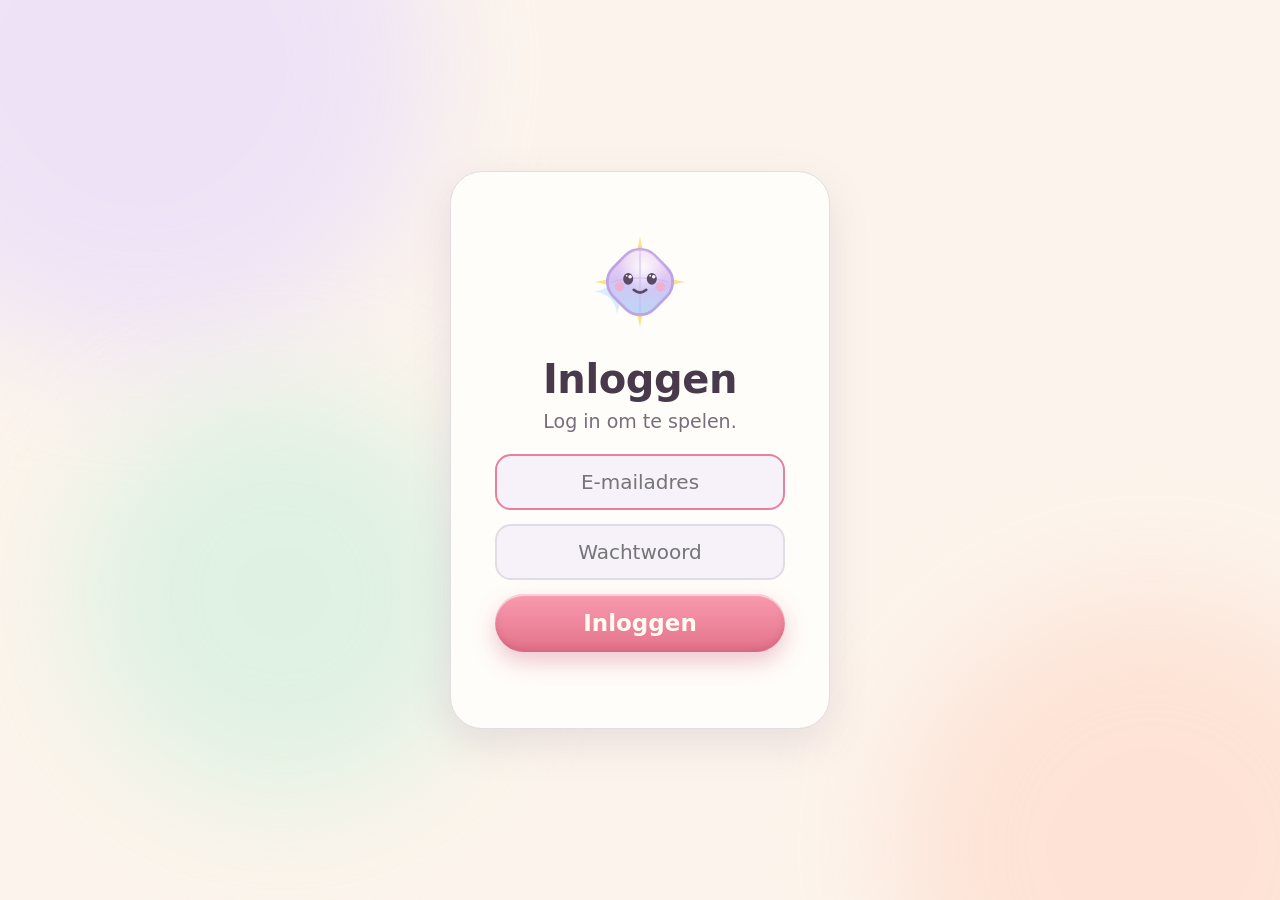
<file: index.html>
<!DOCTYPE html>
<html lang="nl">
<head>
  <meta charset="UTF-8" />
  <meta name="viewport" content="width=device-width, initial-scale=1.0, maximum-scale=1.0, user-scalable=no, viewport-fit=cover" />
  <title>Regenboog maken</title>

  <!-- als app op het beginscherm (iPad/iPhone/Android) -->
  <link rel="manifest" href="manifest.json" />
  <meta name="theme-color" content="#F7ECF2" />
  <meta name="mobile-web-app-capable" content="yes" />
  <meta name="apple-mobile-web-app-capable" content="yes" />
  <meta name="apple-mobile-web-app-status-bar-style" content="default" />
  <meta name="apple-mobile-web-app-title" content="Regenboog" />
  <link rel="apple-touch-icon" href="icons/icon-180.png" />
  <link rel="icon" type="image/png" href="icons/icon-192.png" />

  <link rel="stylesheet" href="css/style.css?v=20260928d" />
</head>
<body>
  <div id="app">

    <!-- ============ LOGIN ============ -->
    <section id="login-screen" class="screen active">
      <div class="blobs" aria-hidden="true"></div>
      <div class="login-card">
        <div id="login-mascot" class="login-mascot"></div>
        <h1 class="title">Inloggen</h1>
        <p class="subtitle">Log in om te spelen.</p>
        <form id="login-form" autocomplete="on">
          <input id="login-email" class="login-input" type="email" inputmode="email"
                 placeholder="E-mailadres" autocomplete="username" />
          <input id="login-password" class="login-input" type="password"
                 placeholder="Wachtwoord" autocomplete="current-password" />
          <button id="login-btn" class="btn-primary" type="submit">Inloggen</button>
        </form>
        <p id="login-error" class="login-error"></p>
      </div>
    </section>

    <!-- ============ START SCHERM ============ -->
    <section id="start-screen" class="screen">
      <div class="blobs" aria-hidden="true"></div>
      <button id="open-settings" class="icon-btn corner" title="Instellingen" data-icon="settings"></button>
      <div class="start-card">
        <div id="mascot-start" class="mascot-start"></div>
        <h1 class="title">Regenboog maken</h1>

        <p class="mini-label">Wie speelt er?</p>
        <div id="player-row" class="player-row"></div>

        <p class="subtitle" id="hello-line">Kies je spel:</p>
        <div id="start-levels" class="start-levels"></div>

        <div class="start-actions">
          <button id="open-treasure" class="chest-button">
            <span class="chest-mini" id="chest-mini"></span>
            <span class="chest-count-label" id="chest-count-label"></span>
          </button>
        </div>
      </div>
    </section>

    <!-- ============ SPEL SCHERM ============ -->
    <section id="game-screen" class="screen">
      <button class="icon-btn home-btn" title="Naar huis" data-icon="home"></button>

      <div class="play-area">
        <!-- de echte regenboog die zich per goede oefening vult -->
        <div id="rainbow" class="rainbow" aria-label="Jouw regenboog"></div>

        <div class="question-card">
          <button id="repeat-sound" class="icon-btn ghost" title="Nog eens horen" data-icon="sound"></button>
          <p id="instruction" class="instruction">Welk getal hoor je?</p>
          <div id="question-main" class="question-main"></div>
          <div id="help-area" class="help-area"></div>
        </div>

        <div id="options" class="options"></div>

        <!-- numpad: zelf het antwoord typen (niveau 6 en 7) -->
        <div id="numpad" class="numpad hidden">
          <div id="numpad-display" class="numpad-display"></div>
          <div class="numpad-keys">
            <button class="np-key" data-key="1">1</button>
            <button class="np-key" data-key="2">2</button>
            <button class="np-key" data-key="3">3</button>
            <button class="np-key" data-key="4">4</button>
            <button class="np-key" data-key="5">5</button>
            <button class="np-key" data-key="6">6</button>
            <button class="np-key" data-key="7">7</button>
            <button class="np-key" data-key="8">8</button>
            <button class="np-key" data-key="9">9</button>
            <button class="np-key np-del" data-key="del" data-icon="backspace"></button>
            <button class="np-key" data-key="0">0</button>
            <button class="np-key np-ok" data-key="ok">OK</button>
          </div>
        </div>

        <p id="encourage" class="encourage"></p>
      </div>
    </section>

    <!-- ============ LETTERS KIEZEN (vóór "Woordjes lezen") ============
         Welke klanken kent ze al? Enkel woorden met díe klanken komen in het spel. -->
    <section id="letters-screen" class="screen">
      <button class="icon-btn home-btn" title="Naar huis" data-icon="home"></button>
      <div class="letters-card">
        <h2 class="letters-title">Welke letters ken je al?</h2>
        <p class="letters-sub">Tik de letters aan die je op school geleerd hebt.</p>
        <p class="mini-label">Klinkers</p>
        <div id="letters-vowels" class="letter-grid"></div>
        <p class="mini-label">Medeklinkers</p>
        <div id="letters-cons" class="letter-grid"></div>
        <p id="letters-count" class="letters-count"></p>
        <button id="letters-go" class="btn-primary"><span class="btn-ic" data-icon="play"></span>Spelen</button>
      </div>
    </section>

    <!-- ============ FEEST SCHERM ============ -->
    <section id="celebrate-screen" class="screen">
      <button class="icon-btn home-btn" title="Naar huis" data-icon="home"></button>
      <div id="confetti" class="confetti" aria-hidden="true"></div>
      <div class="celebrate-card">
        <h1 class="celebrate-title">Je regenboog is af!</h1>
        <div id="celebrate-rainbow" class="celebrate-rainbow"></div>

        <!-- het figuurtje geeft je een diamant, die in de open schatkist valt -->
        <div class="reward-scene">
          <div id="reward-mascot" class="reward-mascot"></div>
          <div id="reward-fly" class="reward-fly"></div>
          <div class="reward-chest-wrap">
            <div class="chest3d" id="reward-chest">
              <div class="chest-layer chest-back"></div>
              <div id="reward-pile" class="chest-pile"></div>
              <div class="chest-layer chest-front"></div>
              <div class="chest-layer chest-lid" id="reward-lid"></div>
            </div>
          </div>
        </div>

        <p id="treasure-total" class="treasure-total"></p>

        <div class="celebrate-buttons">
          <button id="again-btn" class="btn-primary"><span class="btn-ic" data-icon="play"></span>Nog een keer</button>
          <button id="celebrate-treasure" class="ghost-link">Mijn schatkist bekijken</button>
        </div>
      </div>

      <!-- cadeautje verdiend! (verschijnt bovenop als een puntendrempel gehaald is) -->
      <div id="prize-pop" class="prize-pop">
        <div class="prize-card">
          <div id="prize-art" class="prize-art"></div>
          <h2 class="prize-title">Je hebt een cadeautje verdiend!</h2>
          <p id="prize-name" class="prize-name"></p>
          <button id="prize-ok" class="btn-primary">Joepie!</button>
        </div>
      </div>
    </section>

    <!-- ============ SCHATKIST SCHERM ============ -->
    <section id="treasure-screen" class="screen">
      <button class="icon-btn home-btn" title="Naar huis" data-icon="home"></button>
      <div class="treasure-card">
        <h2 class="treasure-title" id="treasure-title">Mijn schatkist</h2>

        <div class="treasure-tabs" id="treasure-tabs">
          <button class="ttab active" data-tab="chest">Schatkist</button>
          <button class="ttab" data-tab="calendar">Kalender</button>
        </div>

        <!-- tab: de schatkist zelf -->
        <div id="tab-chest" class="tab-panel active">
          <div class="chest-scene">
            <div class="chest3d">
              <div class="chest-layer chest-back"></div>
              <div id="gem-pile" class="chest-pile"></div>
              <div class="chest-layer chest-front"></div>
              <div class="chest-layer chest-lid" id="treasure-lid"></div>
            </div>
          </div>
          <p id="treasure-count" class="treasure-count"></p>

          <div id="treasure-tracker" class="reward-tracker big"></div>
          <h3 class="rewards-heading">Wat je kan verdienen</h3>
          <div id="treasure-rewards" class="rewards-list"></div>
          <!-- aparte lees-challenge (los van de gewone cadeautjes) -->
          <div id="treasure-challenge" class="treasure-challenge"></div>
        </div>

        <!-- tab: de kalender (wat deed je wanneer) -->
        <div id="tab-calendar" class="tab-panel">
          <div id="calendar-view" class="calendar-view"></div>
        </div>

        <button id="treasure-play" class="btn-primary"><span class="btn-ic" data-icon="play"></span>Verder spelen</button>
      </div>
    </section>

    <!-- ============ INSTELLINGEN (voor mama & papa) ============ -->
    <section id="settings-screen" class="screen">
      <button class="icon-btn home-btn" title="Naar huis" data-icon="home"></button>
      <div class="settings-card">
        <h2>Voor mama &amp; papa</h2>

        <label class="toggle-row">
          <span>Geluid en stem</span>
          <input type="checkbox" id="sound-toggle" />
        </label>

        <div class="settings-actions start">
          <button id="open-dashboard" class="btn-primary small">Hoe gaat het?</button>
        </div>
        <p class="settings-sub">Bekijk hoeveel er geoefend wordt, wat er lukt en of het vlotter gaat.</p>

        <div class="reset-block">
          <button id="reset-player" class="reset-btn">Verzameling van <span id="reset-player-name">Lea</span> wissen</button>
          <button id="reset-all" class="reset-btn">Alles van iedereen wissen</button>
          <button id="logout-btn" class="reset-btn">Uitloggen</button>
        </div>

        <div class="settings-actions end">
          <button id="close-settings" class="btn-primary small">Klaar</button>
        </div>
      </div>
    </section>

    <!-- ============ DASHBOARD (alleen voor mama & papa) ============
         Hier mag wél een percentage, een fout en een grafiek staan.
         Het spel zelf blijft vrij van score, fouten en tijdsdruk. -->
    <section id="dashboard-screen" class="screen">
      <button class="icon-btn home-btn" title="Naar huis" data-icon="home"></button>
      <div class="dash-card">
        <h2 class="dash-title">Hoe gaat het?</h2>
        <p class="dash-sub">Een overzicht voor mama &amp; papa — de kinderen zien dit scherm niet.</p>
        <div id="dashboard-view" class="dashboard-view"></div>
        <div class="settings-actions end">
          <button id="dash-back" class="btn-primary small">Klaar</button>
        </div>
      </div>
    </section>

  </div>

  <!-- Geen ES-modules: gewone scripts, zodat het werkt door dubbelklikken (file://) -->
  <!-- ?v=… = cache-buster: verhoog dit getal bij elke update zodat de browser/iPad
       gegarandeerd de nieuwe bestanden ophaalt i.p.v. een oude versie uit de cache. -->
  <script src="js/config.js?v=20260928d"></script>
  <script src="js/supabase-config.js?v=20260928d"></script>
  <script src="js/supabase.min.js"></script>
  <script src="js/cloud.js?v=20260928d"></script>
  <script src="js/storage.js?v=20260928d"></script>
  <script src="js/art.js?v=20260928d"></script>
  <script src="js/audio.js?v=20260928d"></script>
  <script src="js/gems.js?v=20260928d"></script>
  <script src="js/rainbow.js?v=20260928d"></script>
  <script src="js/exercises.js?v=20260928d"></script>
  <script src="js/calendar.js?v=20260928d"></script>
  <script src="js/dashboard.js?v=20260928d"></script>
  <script src="js/main.js?v=20260928d"></script>
</body>
</html>
</file>
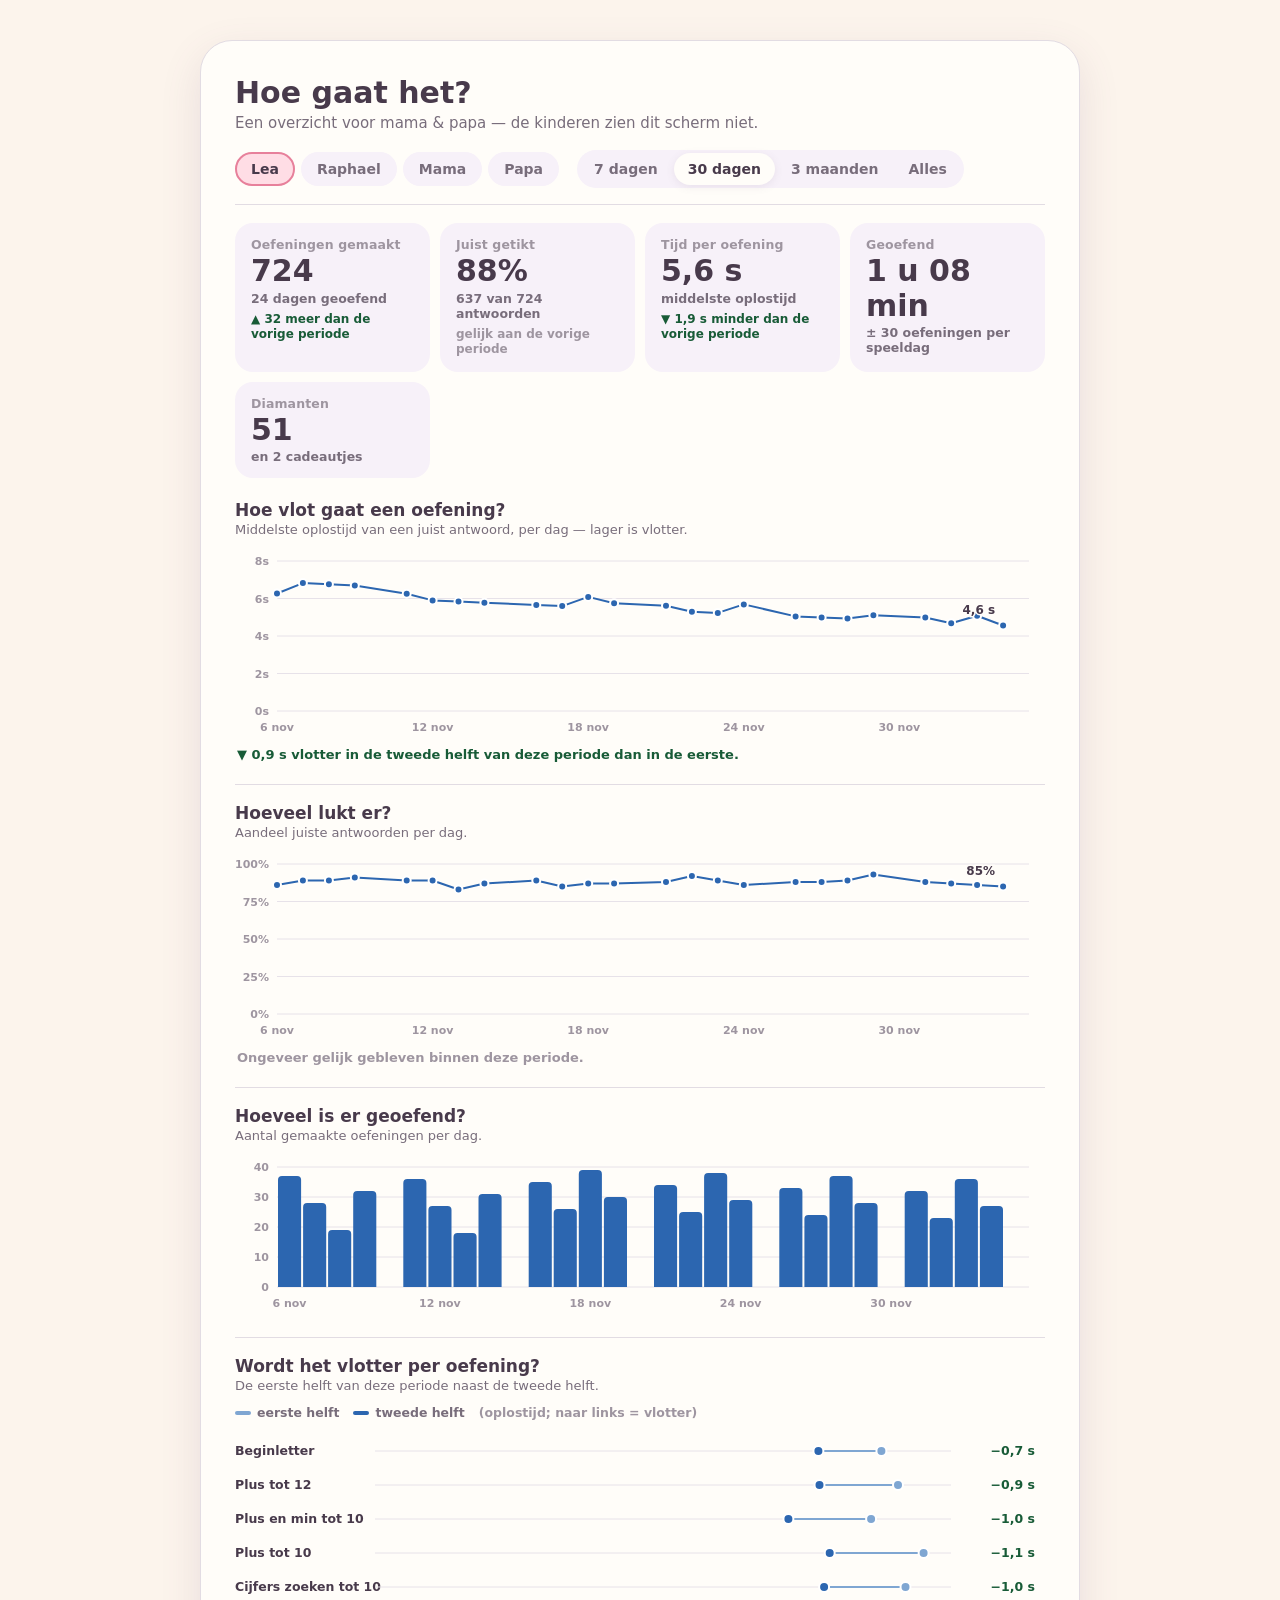
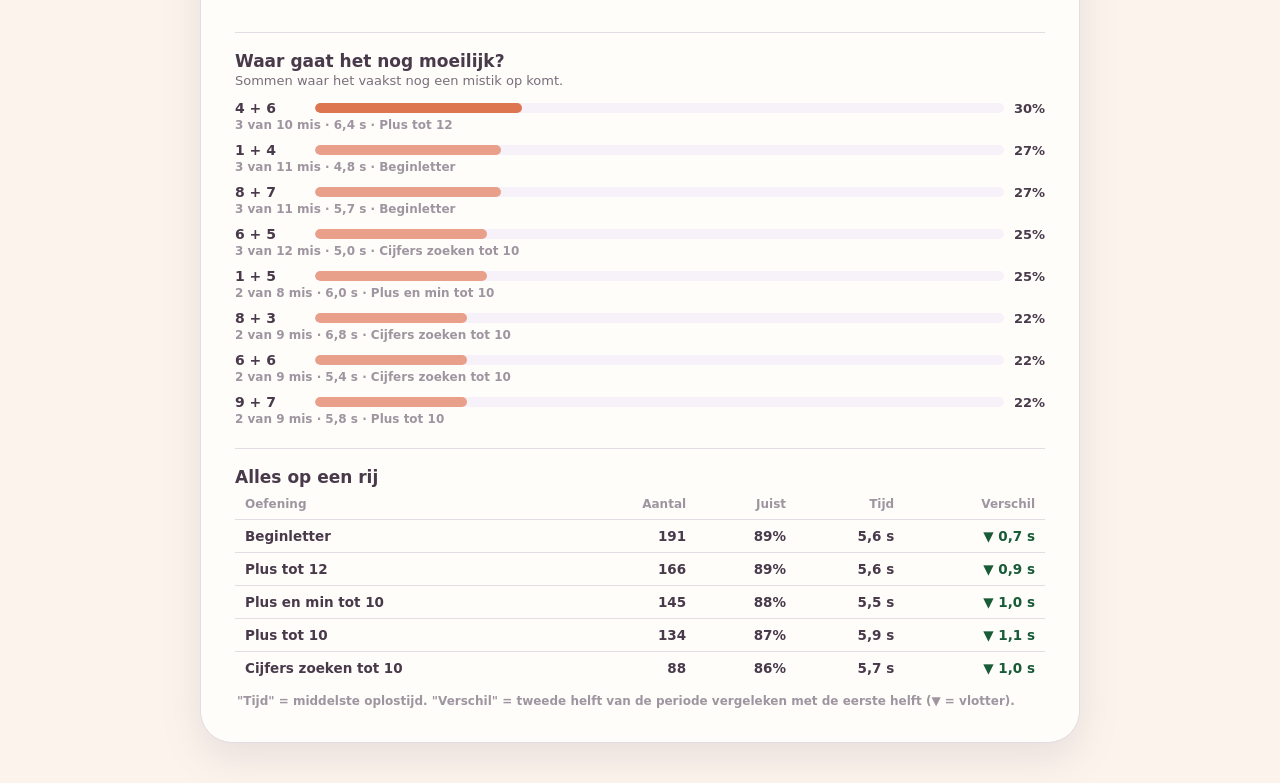
<file: tools/preview-dashboard.html>
<!DOCTYPE html>
<html lang="nl">
<head>
  <meta charset="UTF-8" />
  <meta name="viewport" content="width=device-width, initial-scale=1.0" />
  <title>Voorbeeld — dashboard</title>
  <!-- Voorbeeldpagina om het dashboard te bekijken zonder in te loggen:
       de cloud is vervangen door verzonnen antwoorden. Dubbelklikken volstaat. -->
  <link rel="stylesheet" href="../css/style.css" />
  <style>
    html, body { overflow: auto; height: auto; }
    #app { height: auto; }
    .screen { position: static; display: flex; }
  </style>
</head>
<body>
  <div id="app">
    <section id="dashboard-screen" class="screen active">
      <div class="dash-card">
        <h2 class="dash-title">Hoe gaat het?</h2>
        <p class="dash-sub">Een overzicht voor mama &amp; papa — de kinderen zien dit scherm niet.</p>
        <div id="dashboard-view" class="dashboard-view"></div>
      </div>
    </section>
  </div>

  <script src="../js/config.js"></script>
  <script src="../js/calendar.js"></script>
  <script src="../js/dashboard.js"></script>
  <script>
    // ---- verzonnen antwoorden (zoals ze in rainbow_answers zouden staan) ----
    function makeRows(player, levels, days, startSecs, endSecs, wrongRate) {
      const rows = [];
      const DAY = 86400000;
      const now = new Date(); now.setHours(15, 0, 0, 0);
      for (let d = days - 1; d >= 0; d--) {
        if ((d * 7919) % 5 === 0) continue;                 // niet elke dag geoefend
        const t0 = now.getTime() - d * DAY;
        const frac = (days - 1 - d) / Math.max(1, days - 1);
        const secs = startSecs + (endSecs - startSecs) * frac;
        const n = 18 + ((d * 31) % 22);
        for (let i = 0; i < n; i++) {
          // per blok van 12 antwoorden hetzelfde niveau (zoals een echte regenboog)
          const level = levels[(d + Math.floor(i / 12)) % levels.length];
          const a = 1 + ((i * 7 + d) % 9), b = 1 + ((i * 3 + d) % 8);
          const wrong = ((i * 13 + d * 5) % 100) < wrongRate * 100;
          const jitter = 0.6 + ((i * 17) % 10) / 10;
          rows.push({
            player, level,
            exercise: `${a} + ${b}`,
            given_answer: wrong ? a + b + 1 : a + b,
            correct_answer: a + b,
            is_correct: !wrong,
            duration_ms: Math.round(secs * 1000 * jitter),
            created_at: new Date(t0 + i * 45000).toISOString(),
          });
        }
      }
      return rows;
    }

    const DATA = {
      Lea: makeRows("Lea", [1, 2, 3, 14, 19], 75, 9, 4.5, 0.12),
      Raphael: makeRows("Raphael", [6, 8, 12], 75, 12, 7, 0.18),
      Mama: [],
      Papa: [],
    };

    RB.cloud = {
      user: { id: "voorbeeld" },
      async fetchAnswers(player) { return DATA[player] || []; },
    };

    RB.dashboard.render(document.getElementById("dashboard-view"), "Lea");
  </script>
</body>
</html>
</file>
<file: css/style.css>
/* ============================================================
   style.css — modern, zacht, kleuterproof
   Warm-getinte neutralen als canvas, zodat de diamanten de
   enige felle kleuren zijn. Eigen illustraties, geen emoji.
   ============================================================ */

:root {
  /* canvas & inkt (OKLCH, warm getint, nooit puur wit/zwart) */
  --canvas: oklch(0.972 0.014 70);
  --ink: oklch(0.37 0.035 320);
  --ink-soft: oklch(0.55 0.025 320);
  --ink-faint: oklch(0.68 0.02 320);

  --card: oklch(0.995 0.006 80);
  --card-2: oklch(0.965 0.012 320);
  --border: oklch(0.90 0.012 320);

  /* één zacht roze accent voor de UI (de diamanten dragen de kleur) */
  --accent: oklch(0.72 0.13 4);
  --accent-deep: oklch(0.63 0.13 4);
  --accent-tint: oklch(0.93 0.04 4);

  /* zachtgroen voor "juist" (rustig, geen fel) */
  --yes: oklch(0.88 0.08 155);
  --yes-line: oklch(0.72 0.11 155);
  --yes-ink: oklch(0.42 0.09 155);

  --shadow-1: 0 2px 8px oklch(0.5 0.05 320 / 0.10);
  --shadow-2: 0 14px 40px oklch(0.5 0.06 320 / 0.14);

  --font: ui-rounded, "SF Pro Rounded", "Nunito", "Baloo 2",
    "Segoe UI Rounded", system-ui, -apple-system, sans-serif;
  --ease: cubic-bezier(0.16, 1, 0.3, 1);
}

* { box-sizing: border-box; -webkit-tap-highlight-color: transparent; }

html, body {
  margin: 0;
  height: 100%;
  font-family: var(--font);
  color: var(--ink);
  overflow: hidden;
  user-select: none;
  background: var(--canvas);
}

#app { position: relative; width: 100%; height: 100vh; height: 100dvh; }

/* ---------- schermen ---------- */
.screen {
  position: absolute;
  inset: 0;
  display: none;
  align-items: safe center;
  justify-content: safe center;
  overflow-y: auto;
  -webkit-overflow-scrolling: touch;
  padding: clamp(16px, 4vw, 40px);
}
.screen.active { display: flex; animation: fadeIn 0.45s var(--ease); }
@keyframes fadeIn { from { opacity: 0; transform: translateY(8px); } to { opacity: 1; transform: none; } }

/* ---------- zachte achtergrond-blobs ---------- */
.blobs { position: absolute; inset: 0; overflow: hidden; pointer-events: none; }
.blob {
  position: absolute;
  border-radius: 50%;
  filter: blur(60px);
  opacity: 0.55;
}
.blob.b1 { width: 46vmax; height: 46vmax; top: -18vmax; left: -12vmax;
  background: oklch(0.90 0.06 300); animation: floatBlob 18s ease-in-out infinite; }
.blob.b2 { width: 40vmax; height: 40vmax; bottom: -16vmax; right: -10vmax;
  background: oklch(0.91 0.06 40); animation: floatBlob 22s ease-in-out infinite reverse; }
.blob.b3 { width: 32vmax; height: 32vmax; bottom: 8vmax; left: 6vmax;
  background: oklch(0.92 0.05 165); animation: floatBlob 26s ease-in-out infinite; }
@keyframes floatBlob { 0%,100% { transform: translate(0,0) scale(1); } 50% { transform: translate(3vmax,-2vmax) scale(1.06); } }

/* ---------- kaarten ---------- */
/* ---------- login ---------- */
.login-card {
  position: relative;
  z-index: 1;
  background: var(--card);
  border: 1px solid var(--border);
  border-radius: 32px;
  box-shadow: var(--shadow-2);
  padding: clamp(28px, 5vw, 44px);
  max-width: 380px;
  width: 100%;
  text-align: center;
}
.login-mascot { width: clamp(84px, 20vw, 110px); margin: 0 auto 8px; animation: floaty 4s ease-in-out infinite; }
#login-form { display: flex; flex-direction: column; gap: 14px; margin-top: 8px; }
.login-input {
  font-family: var(--font);
  font-size: 20px;
  text-align: center;
  padding: 14px 18px;
  border: 2px solid var(--border);
  border-radius: 16px;
  background: var(--card-2);
  color: var(--ink);
  outline: none;
  transition: border-color 0.15s var(--ease);
}
.login-input:focus { border-color: var(--accent); }
.login-error { min-height: 20px; margin: 12px 0 0; color: var(--accent-deep); font-weight: 700; font-size: 15px; }
.login-card.shake { animation: wiggleWrong 0.4s var(--ease); }

.start-card, .celebrate-card, .settings-card {
  position: relative;
  z-index: 1;
  background: var(--card);
  border: 1px solid var(--border);
  border-radius: 32px;
  box-shadow: var(--shadow-2);
  text-align: center;
}
.start-card { padding: clamp(22px, 3.5vw, 38px); max-width: min(720px, 94vw); width: 100%; max-height: 94vh; overflow-y: auto; }
.icon-btn.corner { position: absolute; top: clamp(12px, 3vw, 20px); right: clamp(12px, 3vw, 20px); z-index: 6; }
.start-levels {
  display: grid;
  grid-template-columns: repeat(2, minmax(0, 1fr));
  gap: 10px;
  margin: 8px 0 12px;
  text-align: left;
}
.start-actions { display: flex; gap: 12px; justify-content: center; flex-wrap: wrap; }
.start-actions .chest-button { margin: 0; }
.mascot-start { width: clamp(80px, 16vw, 104px); }

/* wie speelt er? */
.mini-label { font-size: 14px; font-weight: 700; color: var(--ink-faint); margin: 14px 0 8px; }
.player-row { display: flex; justify-content: center; gap: 10px; margin-bottom: 10px; }
.player-chip {
  display: flex;
  flex-direction: column;
  align-items: center;
  gap: 4px;
  padding: 8px 6px 6px;
  width: 84px;
  border: 2px solid var(--border);
  border-radius: 18px;
  background: var(--card);
  font-family: var(--font);
  font-weight: 700;
  color: var(--ink-soft);
  cursor: pointer;
  transition: transform 0.12s var(--ease), border-color 0.15s var(--ease), background 0.15s var(--ease);
}
.player-chip:active { transform: scale(0.96); }
.player-chip.selected { border-color: var(--accent); background: var(--accent-tint); color: var(--ink); }
.avatar { width: 52px; height: 52px; display: inline-flex; }
.avatar-svg { width: 100%; height: 100%; display: block; }
.player-name { font-size: 14px; }

/* ---------- mascotte ---------- */
.mascot { width: 100%; height: 100%; display: block; overflow: visible; }
.mascot-start { width: clamp(96px, 22vw, 128px); margin: 0 auto 6px; animation: floaty 4s ease-in-out infinite; }
.celebrate-mascot { width: clamp(120px, 30vw, 156px); margin: 0 auto 4px; animation: floaty 3s ease-in-out infinite; }
.mascot-spark { transform-origin: 70px 14px; animation: twinkle 2.4s ease-in-out infinite; }
@keyframes floaty { 0%,100% { transform: translateY(0); } 50% { transform: translateY(-6px); } }
@keyframes twinkle { 0%,100% { opacity: 0.4; transform: scale(0.8); } 50% { opacity: 1; transform: scale(1.1); } }

/* ---------- typografie ---------- */
.title {
  font-size: clamp(28px, 6.5vw, 40px);
  font-weight: 800;
  letter-spacing: -0.01em;
  margin: 4px 0 8px;
  color: var(--ink);
}
.subtitle { font-size: clamp(16px, 4vw, 19px); color: var(--ink-soft); margin: 0 0 22px; font-weight: 500; }

.collection-line {
  min-height: 40px;
  margin-bottom: 26px;
  display: flex;
  flex-direction: column;
  align-items: center;
  gap: 8px;
}
.collection-label { color: var(--ink-faint); font-size: 14px; font-weight: 600; }
.collection-gems { display: flex; flex-wrap: wrap; gap: 4px; justify-content: center; }
.mini-gem { display: inline-flex; width: 24px; height: 26px; }
.mini-gem .gem-svg { width: 100%; height: 100%; }

/* ---------- knoppen ---------- */
.btn-primary {
  font-family: var(--font);
  font-size: clamp(19px, 4.5vw, 23px);
  font-weight: 800;
  color: oklch(0.99 0.012 80);
  padding: 16px 42px;
  border: none;
  border-radius: 999px;
  display: inline-flex;
  align-items: center;
  justify-content: center;
  gap: 9px;
  background: linear-gradient(180deg, oklch(0.79 0.115 6), oklch(0.69 0.14 8));
  box-shadow:
    0 10px 22px oklch(0.63 0.14 6 / 0.34),
    inset 0 2px 1px oklch(1 0 0 / 0.55),
    inset 0 -4px 6px oklch(0.55 0.14 8 / 0.28);
  cursor: pointer;
  transition: transform 0.16s var(--ease), box-shadow 0.16s var(--ease), filter 0.16s var(--ease);
}
.btn-primary:hover { transform: translateY(-2px); filter: brightness(1.04) saturate(1.05); }
.btn-primary:active {
  transform: translateY(1px) scale(0.97);
  box-shadow: 0 5px 12px oklch(0.63 0.14 6 / 0.3), inset 0 2px 1px oklch(1 0 0 / 0.4);
}
.btn-primary.small { font-size: 18px; padding: 13px 30px; }
.btn-ic { display: inline-flex; width: 20px; height: 20px; }
.btn-ic .ic { width: 20px; height: 20px; }

.ghost-link {
  display: inline-flex;
  align-items: center;
  gap: 7px;
  margin: 20px auto 0;
  background: none;
  border: none;
  color: var(--ink-faint);
  font-family: var(--font);
  font-size: 15px;
  font-weight: 600;
  cursor: pointer;
}
.ghost-link:hover { color: var(--ink-soft); }
.link-ic { display: inline-flex; width: 18px; height: 18px; }
.link-ic .ic { width: 18px; height: 18px; }

.icon-btn {
  display: inline-flex;
  align-items: center;
  justify-content: center;
  width: 52px;
  height: 52px;
  border-radius: 50%;
  border: none;
  background: var(--card);
  color: var(--ink-soft);
  box-shadow: 0 4px 12px oklch(0.5 0.05 320 / 0.14), inset 0 2px 0 oklch(1 0 0 / 0.7);
  cursor: pointer;
  transition: transform 0.14s var(--ease), box-shadow 0.14s var(--ease);
}
.icon-btn:hover { transform: translateY(-2px); }
.icon-btn:active { transform: scale(0.9); }
.icon-btn .ic { width: 26px; height: 26px; }
.icon-btn.ghost { background: var(--card-2); }

/* ---------- SPEL SCHERM ---------- */
#game-screen { flex-direction: column; align-items: center; justify-content: safe center; }
.home-btn { position: absolute; top: clamp(12px, 3vw, 20px); left: clamp(12px, 3vw, 20px); z-index: 6; }

/* de echte regenboog */
.rainbow { position: relative; width: min(250px, 54vw); }
.rainbow-svg { width: 100%; height: auto; display: block; overflow: visible; }
.rb-arc { transition: stroke 0.25s var(--ease); }
.rb-arc.on { filter: drop-shadow(0 2px 3px oklch(0.5 0.06 320 / 0.14)); }
.rb-arc.draw { transition: stroke-dashoffset 0.7s var(--ease), stroke 0.25s var(--ease); }
.rb-cloud { animation: floaty 5s ease-in-out infinite; }
.rainbow.lost { animation: rainbowLost 1.6s var(--ease) forwards; }
@keyframes rainbowLost { 0% { opacity: 1; transform: scale(1); } 100% { opacity: 0.12; transform: scale(0.9); } }
.celebrate-rainbow { width: min(320px, 72vw); margin: 2px auto 6px; }
.celebrate-rainbow .rainbow-svg { width: 100%; }
.gem-slot {
  position: relative;
  width: 60px;
  height: 66px;
  display: flex;
  align-items: center;
  justify-content: center;
  z-index: 1;
}
.gem-slot.filled { animation: floaty 4s ease-in-out infinite; }
.gem-svg { width: 100%; height: 100%; display: block; }
.gem-slot.filled .gem-svg { filter: drop-shadow(0 4px 7px oklch(0.5 0.06 320 / 0.30)); }
.gem-slot.pop { animation: gemPop 0.6s var(--ease); }
@keyframes gemPop {
  0% { transform: scale(0.3) translateY(-8px); opacity: 0; }
  60% { transform: scale(1.12); opacity: 1; }
  100% { transform: scale(1); }
}
.spark { position: absolute; width: 18px; height: 18px; pointer-events: none; animation: sparkFly 0.9s var(--ease) forwards; }
.spark .spk { width: 100%; height: 100%; }
@keyframes sparkFly {
  0% { transform: translate(0,0) scale(0.4); opacity: 0; }
  30% { opacity: 1; }
  100% { transform: translate(var(--dx), var(--dy)) scale(1.1); opacity: 0; }
}

.play-area {
  display: flex;
  flex-direction: column;
  align-items: center;
  justify-content: flex-start;
  gap: clamp(12px, 2.5vw, 20px);
  padding: 14px 12px;
  margin: auto 0; /* centreren als er plaats is, scrollen als het te hoog is */
  min-width: 0;
}

.question-card {
  position: relative;
  background: var(--card);
  border: 1px solid var(--border);
  border-radius: 28px;
  box-shadow: var(--shadow-2);
  padding: clamp(18px, 3vw, 26px);
  text-align: center;
  min-width: min(400px, 82vw);
  max-width: 520px;
}
#repeat-sound { position: absolute; top: 12px; right: 12px; width: 42px; height: 42px; }

.instruction { font-size: clamp(16px, 3.6vw, 20px); font-weight: 600; margin: 0 0 12px; color: var(--ink-soft); }
.question-main {
  font-size: clamp(38px, 10vw, 60px);
  font-weight: 800;
  display: flex;
  align-items: center;
  justify-content: center;
  gap: 12px;
  flex-wrap: wrap;
  min-height: 72px;
  color: var(--ink);
}
.question-main .op { color: var(--accent); font-weight: 700; }
.question-main .qmark { color: var(--ink-faint); }

/* groot plaatje voor de beginletter-oefening (woord horen → letter kiezen) */
.begin-pic { display: flex; align-items: center; justify-content: center; }
.begin-pic .obj, .begin-pic .treat {
  width: clamp(96px, 26vw, 132px); height: clamp(96px, 26vw, 132px);
  filter: drop-shadow(0 6px 8px oklch(0.5 0.05 320 / 0.2));
}

/* luister-badge */
.listen-badge {
  position: relative;
  width: 108px;
  height: 108px;
  display: flex;
  align-items: center;
  justify-content: center;
}
.badge-core {
  position: relative;
  z-index: 2;
  width: 78px;
  height: 78px;
  border-radius: 50%;
  background: var(--accent-tint);
  color: var(--accent-deep);
  display: flex;
  align-items: center;
  justify-content: center;
}
.badge-core .ic { width: 38px; height: 38px; }
.listen-badge .ring {
  position: absolute;
  inset: 0;
  margin: auto;
  width: 78px;
  height: 78px;
  border-radius: 50%;
  border: 2px solid var(--accent);
  opacity: 0;
  animation: ring 2s var(--ease) infinite;
}
.listen-badge .ring.r2 { animation-delay: 1s; }
@keyframes ring { 0% { transform: scale(1); opacity: 0.5; } 100% { transform: scale(1.7); opacity: 0; } }

/* telvoorwerpen */
.count-objects {
  display: flex;
  flex-wrap: wrap;
  align-items: center;
  justify-content: center;
  gap: 8px;
  max-width: 440px;
  margin: 0 auto;
}
.obj { width: clamp(38px, 9vw, 52px); height: clamp(38px, 9vw, 52px); filter: drop-shadow(0 3px 4px oklch(0.5 0.05 320 / 0.18)); }

/* hulp-stipjes */
.help-area { max-height: 0; overflow: hidden; transition: max-height 0.4s var(--ease); }
.help-area.show { max-height: 280px; margin-top: 18px; }
.dots { display: flex; flex-wrap: wrap; align-items: center; justify-content: center; gap: 8px; font-size: 30px; line-height: 1; }
.dot { color: var(--accent); }
.dot.dot-b { color: oklch(0.70 0.12 240); }
.dot.gone { color: var(--border); opacity: 0.6; position: relative; }
.dot.gone::after { content: ""; position: absolute; left: 10%; right: 10%; top: 48%; height: 2px; background: var(--ink-faint); border-radius: 2px; }
.plus-gap { color: var(--ink-faint); margin: 0 6px; font-size: 26px; }
.help-text { font-size: 15px; color: var(--ink-soft); margin: 12px 0 0; font-weight: 500; }

/* antwoordknoppen */
.options { display: flex; gap: clamp(12px, 3vw, 18px); flex-wrap: wrap; justify-content: center; }
.opt {
  font-family: var(--font);
  font-size: clamp(30px, 8vw, 42px);
  font-weight: 800;
  min-width: 96px;
  min-height: 96px;
  padding: 10px 22px;
  border: none;
  border-radius: 28px;
  background: linear-gradient(180deg, oklch(1 0 0), oklch(0.965 0.012 320));
  color: var(--ink);
  box-shadow: 0 8px 18px oklch(0.5 0.05 320 / 0.12), inset 0 2px 0 oklch(1 0 0 / 0.8);
  cursor: pointer;
  transition: transform 0.14s var(--ease), box-shadow 0.14s var(--ease), opacity 0.35s var(--ease), background 0.25s var(--ease);
}
.opt:hover { transform: translateY(-3px); box-shadow: 0 12px 24px oklch(0.5 0.05 320 / 0.16), inset 0 2px 0 oklch(1 0 0 / 0.8); }
.opt:active { transform: translateY(0) scale(0.96); box-shadow: 0 4px 10px oklch(0.5 0.05 320 / 0.14); }
.opt.faded { opacity: 0.3; transform: scale(0.88); box-shadow: none; }
.opt.chosen-right {
  background: var(--yes);
  border-color: var(--yes-line);
  color: var(--yes-ink);
  box-shadow: 0 0 0 5px oklch(0.88 0.08 155 / 0.4), var(--shadow-1);
  animation: rightPop 0.5s var(--ease);
}
@keyframes rightPop { 0% { transform: scale(1); } 55% { transform: scale(1.12); } 100% { transform: scale(1.04); } }
.opt.wiggle-wrong { animation: wiggleWrong 0.4s var(--ease); }
@keyframes wiggleWrong {
  0%,100% { transform: translateX(0); }
  25% { transform: translateX(-7px); }
  50% { transform: translateX(7px); }
  75% { transform: translateX(-4px); }
}

/* ---------- WOORDJES LEZEN ---------- */
/* het woord dat ze leest: groot, kleine letters, een tikje letterafstand */
.read-word {
  font-size: clamp(52px, 14vw, 84px);
  font-weight: 800;
  letter-spacing: 0.06em;
  color: var(--ink);
  padding: 4px 28px 10px;
  border-radius: 24px;
  background: oklch(0.95 0.035 270);
}
/* hulp na een mis-tik: het woord in klanken, elk in een eigen vakje */
.read-split { display: flex; flex-wrap: wrap; gap: 10px; justify-content: center; }
.read-klank {
  font-size: 34px; font-weight: 800; color: oklch(0.45 0.12 270);
  min-width: 52px; padding: 4px 12px 8px;
  border-radius: 14px; background: oklch(0.95 0.035 270);
}
/* drie kaarten: luidsprekertje (horen) + nummer (kiezen) */
.word-opt {
  display: flex; flex-direction: column; align-items: center; gap: 10px;
  padding: 12px; border-radius: 32px;
  background: var(--card-2);
  transition: opacity 0.35s var(--ease), transform 0.35s var(--ease), box-shadow 0.25s var(--ease);
}
.word-opt.speaking { box-shadow: 0 0 0 4px oklch(0.72 0.12 270 / 0.55); transform: translateY(-3px); }
.word-opt.faded { opacity: 0.3; transform: scale(0.88); }
.word-opt.wiggle-wrong { animation: wiggleWrong 0.4s var(--ease); }
.word-opt.chosen-right .word-pick {
  background: var(--yes); color: var(--yes-ink);
  box-shadow: 0 0 0 5px oklch(0.88 0.08 155 / 0.4), var(--shadow-1);
  animation: rightPop 0.5s var(--ease);
}
.word-listen {
  width: 64px; height: 64px; border: none; border-radius: 50%;
  background: oklch(0.93 0.045 270); color: oklch(0.5 0.13 270);
  display: flex; align-items: center; justify-content: center; cursor: pointer;
  transition: transform 0.14s var(--ease);
}
.word-listen:active { transform: scale(0.92); }
.word-listen .ic { width: 30px; height: 30px; }

/* zinnetjes: kleiner zodat een hele zin op één of twee regels past */
.read-word.sentence { font-size: clamp(34px, 8vw, 52px); letter-spacing: 0.03em; padding: 8px 24px 12px; line-height: 1.25; }
.read-split:has(.read-klank:nth-child(4)) .read-klank { font-size: 28px; }
.challenge-card { margin-top: 8px; }

/* ---------- LETTERS KIEZEN ---------- */
.letters-card {
  position: relative; z-index: 1;
  background: var(--card); border: 1px solid var(--border); border-radius: 32px;
  box-shadow: var(--shadow-2); text-align: center;
  padding: clamp(22px, 3.5vw, 34px); max-width: min(640px, 94vw); width: 100%;
  max-height: 94vh; overflow-y: auto;
}
.letters-title { margin: 0 0 4px; font-size: clamp(24px, 5vw, 30px); font-weight: 800; }
.letters-sub { margin: 0; color: var(--ink-soft); font-size: 16px; font-weight: 500; }
.letter-grid { display: flex; flex-wrap: wrap; gap: 8px; justify-content: center; }
.letter-tile {
  font-family: var(--font); font-size: 26px; font-weight: 800;
  min-width: 58px; height: 58px; padding: 0 10px 4px;
  border: 2px solid var(--border); border-radius: 16px;
  background: var(--card); color: var(--ink-faint); cursor: pointer;
  transition: transform 0.14s var(--ease), background 0.2s var(--ease), color 0.2s var(--ease), border-color 0.2s var(--ease);
}
.letter-tile:active { transform: scale(0.92); }
.letter-tile.on { background: oklch(0.93 0.045 270); border-color: oklch(0.7 0.12 270); color: oklch(0.42 0.13 270); }
.letters-count { margin: 20px 0 14px; color: var(--ink-soft); font-size: 16px; font-weight: 600; min-height: 22px; }
#letters-go:disabled { opacity: 0.45; cursor: default; transform: none; }

.encourage { font-size: 21px; min-height: 30px; margin: 0; font-weight: 700; }
.encourage.praise { color: var(--yes-ink); animation: rightPop 0.5s var(--ease); }
.encourage.nudge { color: var(--ink-soft); font-weight: 600; }

/* ---------- FEEST ---------- */
.celebrate-card { padding: clamp(26px, 5vw, 38px); max-width: 540px; width: 100%; }
.celebrate-title { font-size: clamp(32px, 8vw, 46px); font-weight: 800; margin: 4px 0 8px; color: var(--ink); }
.celebrate-text { font-size: clamp(17px, 4vw, 20px); color: var(--ink-soft); margin: 0 0 18px; font-weight: 500; }
.celebrate-gems { display: flex; justify-content: center; flex-wrap: wrap; gap: 3px; margin-bottom: 22px; }
.celebrate-gem { width: clamp(34px, 8vw, 46px); height: clamp(38px, 9vw, 50px); animation: gemPop 0.6s var(--ease) both; }
.celebrate-buttons { display: flex; flex-direction: column; gap: 12px; align-items: center; }

.confetti { position: absolute; inset: 0; pointer-events: none; overflow: hidden; z-index: 0; }
.confetti-bit { position: absolute; top: -6%; display: inline-flex; animation: fall linear forwards; }
.confetti-bit .mini-gem, .confetti-bit .spk, .confetti-bit svg { width: 100%; height: 100%; }
@keyframes fall { to { transform: translateY(112vh) rotate(300deg); opacity: 0.85; } }

/* ---------- INSTELLINGEN ---------- */
.settings-card { padding: clamp(24px, 4vw, 34px); max-width: 520px; width: 100%; text-align: left; }
.settings-card h2 { margin: 0 0 4px; font-size: 26px; font-weight: 800; }
.settings-sub { margin: 0 0 20px; color: var(--ink-soft); font-size: 15px; font-weight: 500; }
.level-list { display: flex; flex-direction: column; gap: 10px; }
.level-card {
  display: flex;
  align-items: center;
  gap: 14px;
  text-align: left;
  font-family: var(--font);
  background: var(--card);
  border: 2px solid var(--border);
  border-radius: 18px;
  padding: 14px 16px;
  cursor: pointer;
  color: var(--ink);
  transition: border-color 0.15s var(--ease), background 0.15s var(--ease), transform 0.1s var(--ease);
}
.level-card:active { transform: scale(0.99); }
.level-card.selected { border-color: var(--accent); background: var(--accent-tint); }
.level-pic {
  flex: 0 0 64px;
  height: 48px;
  border-radius: 14px;
  display: flex;
  align-items: center;
  justify-content: center;
  background: var(--card-2);
  padding: 4px;
}
.level-card.selected .level-pic { background: oklch(1 0 0); box-shadow: inset 0 0 0 2px var(--accent); }
.lvl-pic { width: 100%; height: 100%; display: block; }
.level-text { display: flex; flex-direction: column; align-items: flex-start; flex: 1; min-width: 0; }
/* labeltje: multiple choice of zelf typen */
.level-mode {
  margin-top: 5px;
  padding: 2px 9px;
  border-radius: 999px;
  background: var(--card-2);
  color: var(--ink-faint);
  font-size: 10.5px;
  font-weight: 800;
  letter-spacing: 0.02em;
}
.level-text b { font-size: 17px; font-weight: 700; }
.level-text small { color: var(--ink-soft); font-size: 13px; }

/* het diamantje dat je met dit niveau verdient (grootte + punten 1..5) */
.level-reward { display: flex; flex-direction: column; align-items: center; gap: 2px; flex: 0 0 auto; width: 52px; }
.level-reward small { font-size: 11px; font-weight: 700; color: var(--ink-faint); white-space: nowrap; }
.lr-gem { display: inline-flex; }
.lr-gem .gem-svg { width: 100%; height: 100%; display: block; }
.lr1 { width: 16px; height: 18px; }
.lr2 { width: 19px; height: 21px; }
.lr3 { width: 22px; height: 24px; }
.lr4 { width: 25px; height: 28px; }
.lr5 { width: 29px; height: 32px; }
.lr6 { width: 31px; height: 34px; }
.lr7 { width: 30px; height: 33px; }
.lr8 { width: 31px; height: 34px; }
.lr9 { width: 31px; height: 34px; }
.lr10 { width: 32px; height: 35px; }
.lr11 { width: 32px; height: 35px; }
.lr12 { width: 33px; height: 36px; }
.lr13 { width: 33px; height: 36px; }
.lr14 { width: 23px; height: 25px; }
.lr15 { width: 23px; height: 26px; }
.lr16 { width: 24px; height: 26px; }
.lr17 { width: 24px; height: 27px; }
.lr19 { width: 24px; height: 27px; }
.rewards-heading { font-size: 15px; font-weight: 700; color: var(--ink-soft); margin: 4px 0 10px; }

.toggle-row { display: flex; align-items: center; justify-content: space-between; margin: 22px 2px 0; font-size: 16px; font-weight: 600; }
.toggle-row input { width: 26px; height: 26px; accent-color: var(--accent); }
.reset-block { display: flex; flex-direction: column; gap: 10px; margin-top: 22px; }
.settings-actions { display: flex; align-items: center; justify-content: space-between; margin-top: 24px; }
.settings-actions.end { justify-content: flex-end; }
.reset-btn {
  background: none;
  border: 1.5px solid var(--border);
  color: var(--ink-faint);
  font-family: var(--font);
  font-size: 15px;
  font-weight: 600;
  padding: 12px 16px;
  border-radius: 14px;
  cursor: pointer;
  text-align: left;
}
.reset-btn:hover { color: var(--accent-deep); border-color: var(--accent); }

/* ---------- schatkist ---------- */
.chest { width: 100%; height: 100%; display: block; overflow: visible; }

.chest-button {
  display: inline-flex;
  align-items: center;
  gap: 12px;
  margin: 22px auto 0;
  padding: 9px 20px 9px 11px;
  border: none;
  border-radius: 999px;
  background: var(--card-2);
  box-shadow: inset 0 2px 0 oklch(1 0 0 / 0.6), 0 5px 14px oklch(0.5 0.05 320 / 0.12);
  cursor: pointer;
  font-family: var(--font);
  color: var(--ink-soft);
  font-weight: 700;
  font-size: 15px;
  transition: transform 0.14s var(--ease);
}
.chest-button:hover { transform: translateY(-2px); }
.chest-button:active { transform: scale(0.97); }
.chest-mini { width: 48px; height: 42px; display: inline-flex; flex: 0 0 auto; }

.treasure-card {
  position: relative;
  z-index: 1;
  background: var(--card);
  border: 1px solid var(--border);
  border-radius: 32px;
  box-shadow: var(--shadow-2);
  padding: clamp(24px, 4vw, 40px);
  max-width: 480px;
  width: 100%;
  text-align: center;
  max-height: 94vh;
  overflow-y: auto;
}

/* ---------- cadeautjes / punten ---------- */
.treat { width: 100%; height: 100%; display: block; }
.reward-btn-icon { width: 34px; height: 34px; display: inline-flex; flex: 0 0 auto; }

.reward-tracker.mini { width: min(430px, 88vw); margin-bottom: 2px; }
.reward-tracker.big { max-width: 420px; margin: 2px auto 18px; }
.tracker-row { display: flex; align-items: center; gap: 9px; }
.tracker-bar {
  flex: 1;
  height: 15px;
  border-radius: 999px;
  background: var(--card-2);
  overflow: hidden;
  box-shadow: inset 0 1px 3px oklch(0.5 0.05 320 / 0.12);
}
.tracker-fill {
  display: block;
  height: 100%;
  border-radius: 999px;
  background: linear-gradient(90deg, var(--accent), oklch(0.82 0.14 45));
  transition: width 0.5s var(--ease);
}
.tracker-treat { width: 34px; height: 34px; flex: 0 0 auto; display: inline-flex; }
.tracker-label { font-size: 13px; color: var(--ink-soft); font-weight: 600; margin: 5px 0 0; text-align: center; }
.reward-tracker.mini .tracker-label { font-size: 12px; }
.tracker-done { display: flex; align-items: center; justify-content: center; gap: 8px; font-weight: 700; color: var(--yes-ink); }
.tracker-done .tracker-treat { width: 30px; height: 30px; }

/* tracker met duidelijke regels: "6/10 blauwe diamanten" */
.tracker-head { display: flex; align-items: center; justify-content: center; gap: 8px; margin-bottom: 10px; font-weight: 800; color: var(--ink); }
.tracker-head b { font-size: 16px; }
.need-line { display: flex; align-items: center; gap: 11px; margin-top: 10px; text-align: left; }
.need-gem { display: inline-flex; flex: 0 0 auto; }
.need-gem .gem-svg { width: 100%; height: 100%; display: block; }
.need-info { flex: 1; min-width: 0; }
.need-top { font-size: 14px; color: var(--ink-soft); margin-bottom: 5px; }
.need-top b { color: var(--ink); font-weight: 800; font-size: 15px; }
/* labeltje met de oefening (klikbaar: start die oefening) */
.need-tag {
  display: inline-block;
  margin-left: 8px;
  padding: 3px 10px;
  border: none;
  border-radius: 999px;
  font-family: var(--font);
  font-size: 11px;
  font-weight: 800;
  vertical-align: 1px;
  white-space: nowrap;
  cursor: pointer;
  transition: transform 0.12s var(--ease), filter 0.12s var(--ease);
}
.need-tag:hover { transform: translateY(-1px); filter: brightness(0.94); }
.need-tag:active { transform: scale(0.95); }

.reward-row { cursor: pointer; transition: transform 0.1s var(--ease), border-color 0.15s var(--ease), box-shadow 0.15s var(--ease); }
.reward-row:hover { border-color: var(--accent); }
.reward-row:active { transform: scale(0.99); }
.reward-row.locked { opacity: 0.62; }
.reward-row.focused { border-color: var(--accent); box-shadow: 0 0 0 3px var(--accent-tint); }
.reward-row-state .ic { width: 22px; height: 22px; }

.tracker-met { font-size: 14px; font-weight: 800; color: var(--yes-ink); margin: 0 0 6px; }
.tracker-head .tracker-treat { width: 34px; height: 34px; }

.points-total { font-size: clamp(28px, 7vw, 40px); font-weight: 800; color: var(--accent-deep); margin: 4px 0 12px; }
.rewards-list { display: flex; flex-direction: column; gap: 10px; margin-bottom: 20px; }
.reward-row {
  display: flex;
  align-items: center;
  gap: 14px;
  padding: 12px 14px;
  border: 2px solid var(--border);
  border-radius: 18px;
  background: var(--card);
  text-align: left;
}
.reward-row.earned { border-color: var(--yes-line); background: var(--yes); }
.reward-row-icon { width: 46px; height: 46px; flex: 0 0 auto; }
.reward-row-text { flex: 1; display: flex; flex-direction: column; }
.reward-row-text b { font-size: 17px; font-weight: 700; }
.reward-row-text small { color: var(--ink-soft); font-size: 13px; }
.reward-row.earned .reward-row-text small { color: var(--yes-ink); }
.reward-row-state { width: 26px; flex: 0 0 auto; color: var(--yes-ink); display: flex; align-items: center; justify-content: center; }
.reward-row-state .ic { width: 26px; height: 26px; }

/* cadeautje-feest (over het feestscherm) */
.prize-pop {
  position: absolute;
  inset: 0;
  z-index: 20;
  display: none;
  align-items: center;
  justify-content: center;
  padding: 20px;
  background: oklch(0.45 0.05 320 / 0.45);
}
.prize-pop.show { display: flex; animation: fadeIn 0.3s var(--ease); }
.prize-card {
  background: var(--card);
  border-radius: 32px;
  box-shadow: var(--shadow-2);
  padding: clamp(24px, 5vw, 40px);
  max-width: 380px;
  width: 100%;
  text-align: center;
  animation: prizeIn 0.5s var(--ease);
}
@keyframes prizeIn { 0% { transform: scale(0.6); opacity: 0; } 60% { transform: scale(1.05); } 100% { transform: scale(1); opacity: 1; } }
.prize-art { width: clamp(90px, 26vw, 130px); margin: 0 auto 10px; }
.prize-title { font-size: clamp(22px, 5vw, 28px); font-weight: 800; margin: 0 0 6px; color: var(--ink); }
.prize-name { font-size: 20px; font-weight: 700; color: var(--accent-deep); margin: 0 0 18px; }
.treasure-title { font-size: clamp(26px, 6vw, 38px); font-weight: 800; margin: 0 0 10px; }
.chest-scene { position: relative; width: min(300px, 74vw); margin: 8px auto 4px; }

/* de kist in lagen: achterwand → diamanten → voorwand → deksel */
.chest3d { position: relative; width: 100%; aspect-ratio: 120 / 108; perspective: 700px; }
.chest-layer { position: absolute; inset: 0; }
.chest3d .chest { width: 100%; height: 100%; display: block; overflow: visible; }
.chest-back { z-index: 0; }
.chest-front { z-index: 2; pointer-events: none; }
.chest-lid {
  z-index: 3;
  transform-origin: 50% 52%;
  transform: rotateX(0deg);
  transition: transform 0.85s var(--ease);
  pointer-events: none;
  backface-visibility: hidden;
}
.chest-lid.open { transform: rotateX(-120deg); }
.chest-pile {
  position: absolute;
  left: 20%;
  right: 20%;
  top: 33%;   /* lager, zodat de onderkant achter de voorwand verdwijnt */
  height: 29%; /* onderkant ~62%, voorwand begint ~54% → diamanten liggen erin */
  display: flex;
  flex-wrap: wrap-reverse;
  align-content: flex-end;
  justify-content: center;
  z-index: 1;
  pointer-events: none;
  overflow: hidden; /* niets steekt onderaan de kist uit */
}
.chest-pile .mini-gem { margin: -6px -1px 0; }
/* grootte per niveau: moeilijker = groter */
.chest-pile .mini-gem.g1 { width: 15px; height: 17px; }
.chest-pile .mini-gem.g2 { width: 18px; height: 20px; }
.chest-pile .mini-gem.g3 { width: 21px; height: 23px; }
.chest-pile .mini-gem.g4 { width: 24px; height: 27px; }
.chest-pile .mini-gem.g5 { width: 27px; height: 30px; }
.chest-pile .mini-gem.g6 { width: 29px; height: 32px; }
.chest-pile .mini-gem.g7 { width: 28px; height: 31px; }
.chest-pile .mini-gem.g8 { width: 29px; height: 32px; }
.chest-pile .mini-gem.g9 { width: 29px; height: 32px; }
.chest-pile .mini-gem.g10 { width: 30px; height: 33px; }
.chest-pile .mini-gem.g11 { width: 30px; height: 33px; }
.chest-pile .mini-gem.g12 { width: 31px; height: 34px; }
.chest-pile .mini-gem.g13 { width: 31px; height: 34px; }
.chest-pile .mini-gem.g14 { width: 21px; height: 23px; }
.chest-pile .mini-gem.g15 { width: 21px; height: 24px; }
.chest-pile .mini-gem.g16 { width: 22px; height: 24px; }
.chest-pile .mini-gem.g17 { width: 22px; height: 25px; }
.chest-pile .mini-gem.g19 { width: 22px; height: 25px; }
/* extra glans voor de moeilijkste diamant */
.mini-gem.shiny .gem-svg { filter: drop-shadow(0 0 3px #FFE9A8) drop-shadow(0 0 5px #F4C534); }
.mini-gem.shiny { animation: gemTwinkle 2.2s ease-in-out infinite; }
@keyframes gemTwinkle { 0%, 100% { filter: brightness(1); } 50% { filter: brightness(1.22); } }
.treasure-count { font-size: 17px; font-weight: 700; color: var(--ink-soft); margin: 12px 0 22px; }

/* het figuurtje geeft een diamant, die in de kist vliegt en blijft liggen */
.reward-scene { position: relative; width: min(340px, 86vw); height: 148px; margin: 6px auto 8px; }
.reward-mascot { position: absolute; left: 4px; bottom: 6px; width: 88px; z-index: 3; }
.reward-mascot.give { animation: giveGem 0.7s var(--ease); }
@keyframes giveGem {
  0%, 100% { transform: translateY(0) rotate(0); }
  35% { transform: translateY(-8px) rotate(-7deg); }
  60% { transform: translateY(-2px) rotate(3deg); }
}
.reward-chest-wrap { position: absolute; right: 6px; bottom: 0; width: 126px; z-index: 1; }
#reward-chest.bounce { animation: chestBounce 0.5s var(--ease); }
@keyframes chestBounce {
  0%, 100% { transform: translateY(0) scale(1); }
  40% { transform: translateY(-7px) scale(1.05); }
  70% { transform: translateY(0) scale(0.98); }
}
.reward-fly { position: absolute; left: 66px; bottom: 82px; width: 42px; height: 46px; z-index: 4; }
.reward-fly .gem-svg { width: 100%; height: 100%; }
.reward-fly.shiny .gem-svg { filter: drop-shadow(0 0 4px #FFE9A8) drop-shadow(0 0 9px #F4C534); }
.reward-fly.fly { animation: flyToChest 0.8s var(--ease) forwards; }
@keyframes flyToChest {
  0% { transform: translate(0, 0) scale(1) rotate(-8deg); opacity: 1; }
  20% { transform: translate(6px, -26px) scale(1.15) rotate(6deg); opacity: 1; }
  75% { transform: translate(150px, -14px) scale(0.8) rotate(10deg); opacity: 1; }
  100% { transform: translate(176px, 24px) scale(0.24) rotate(0); opacity: 0; }
}
.treasure-total { font-size: 16px; font-weight: 700; color: var(--yes-ink); margin: 4px 0 16px; }

/* ---------- numpad (zelf typen) ---------- */
.hidden { display: none !important; }
.numpad { width: min(248px, 74vw); display: flex; flex-direction: column; gap: 8px; align-items: center; }
.numpad-display {
  width: 100%;
  min-height: 46px;
  border-radius: 16px;
  background: var(--card);
  border: 2px solid var(--border);
  box-shadow: inset 0 2px 5px oklch(0.5 0.05 320 / 0.09);
  display: flex; align-items: center; justify-content: center;
  font-size: clamp(24px, 6vw, 32px); font-weight: 800; color: var(--ink);
  letter-spacing: 4px;
}
.numpad-display.right { background: var(--yes); border-color: var(--yes-line); color: var(--yes-ink); animation: rightPop 0.5s var(--ease); }
.numpad-display.wrong { animation: wiggleWrong 0.4s var(--ease); }
.numpad-keys { display: grid; grid-template-columns: repeat(3, 1fr); gap: 7px; width: 100%; }
.np-key {
  font-family: var(--font);
  font-size: clamp(19px, 4.5vw, 23px); font-weight: 800; color: var(--ink);
  min-height: 46px;
  border: none; border-radius: 14px;
  background: linear-gradient(180deg, oklch(1 0 0), oklch(0.965 0.012 320));
  box-shadow: 0 5px 12px oklch(0.5 0.05 320 / 0.12), inset 0 2px 0 oklch(1 0 0 / 0.8);
  cursor: pointer;
  display: flex; align-items: center; justify-content: center;
  transition: transform 0.1s var(--ease), box-shadow 0.1s var(--ease);
}
.np-key:active { transform: translateY(2px) scale(0.97); box-shadow: 0 2px 6px oklch(0.5 0.05 320 / 0.12); }
.np-key .ic { width: 24px; height: 24px; color: var(--ink-soft); }
.np-ok { background: linear-gradient(180deg, oklch(0.79 0.115 6), oklch(0.69 0.14 8)); color: oklch(0.99 0.012 80); }
.np-del { background: var(--card-2); }

/* ---------- schatkist: tabbladen (Schatkist / Kalender) ---------- */
.treasure-tabs {
  display: flex;
  gap: 6px;
  background: var(--card-2);
  border: 1px solid var(--border);
  border-radius: 999px;
  padding: 5px;
  margin: 4px auto 18px;
  width: fit-content;
}
.ttab {
  font-family: var(--font);
  font-size: 15px;
  font-weight: 700;
  color: var(--ink-soft);
  border: none;
  background: transparent;
  padding: 9px 22px;
  border-radius: 999px;
  cursor: pointer;
  transition: background 0.16s var(--ease), color 0.16s var(--ease), box-shadow 0.16s var(--ease);
}
.ttab.active {
  background: var(--card);
  color: var(--ink);
  box-shadow: var(--shadow-1);
}
.tab-panel { display: none; }
.tab-panel.active { display: block; animation: fadeIn 0.35s var(--ease); }

/* ---------- kalender ---------- */
.calendar-view { margin-bottom: 20px; }
.cal-empty { color: var(--ink-soft); font-weight: 600; padding: 30px 6px; }
.cal-head {
  display: flex;
  align-items: center;
  justify-content: space-between;
  gap: 10px;
  margin-bottom: 12px;
}
.cal-month {
  font-size: 19px;
  font-weight: 800;
  color: var(--ink);
  text-transform: capitalize;
}
.cal-nav {
  width: 40px;
  height: 40px;
  border-radius: 50%;
  border: 1px solid var(--border);
  background: var(--card);
  color: var(--ink-soft);
  display: inline-flex;
  align-items: center;
  justify-content: center;
  cursor: pointer;
  transition: transform 0.14s var(--ease), border-color 0.15s var(--ease);
}
.cal-nav:hover { border-color: var(--accent); transform: translateY(-1px); }
.cal-nav:active { transform: scale(0.94); }
.cal-nav:disabled { opacity: 0.3; cursor: default; transform: none; }

.cal-weekdays {
  display: grid;
  grid-template-columns: repeat(7, 1fr);
  gap: 5px;
  margin-bottom: 6px;
}
.cal-weekdays span {
  font-size: 12px;
  font-weight: 700;
  color: var(--ink-faint);
  text-align: center;
}
.cal-grid {
  display: grid;
  grid-template-columns: repeat(7, 1fr);
  gap: 5px;
}
.cal-cell {
  position: relative;
  aspect-ratio: 1;
  border-radius: 14px;
  border: 1px solid transparent;
  background: transparent;
  display: flex;
  align-items: center;
  justify-content: center;
  font-family: var(--font);
  overflow: hidden;
}
.cal-cell.blank { background: transparent; border: none; }
/* dagnummer in de bovenhoek, cadeautje in de andere hoek → nooit overlap met het midden */
.cal-daynum {
  position: absolute;
  top: 3px;
  left: 5px;
  font-size: 11px;
  font-weight: 700;
  color: var(--ink-faint);
  line-height: 1;
}
.cal-cell.active {
  cursor: pointer;
  background: var(--accent-tint);
  border-color: oklch(0.90 0.05 4);
  transition: transform 0.12s var(--ease), box-shadow 0.14s var(--ease);
}
.cal-cell.active .cal-daynum { color: var(--accent-deep); }
.cal-cell.active:hover { transform: translateY(-2px); box-shadow: var(--shadow-1); }
.cal-cell.active:active { transform: scale(0.96); }
.cal-cell.today { border-color: var(--accent); box-shadow: 0 0 0 2px var(--accent-tint); }
.cal-cell.picked { box-shadow: 0 0 0 3px var(--accent); }

/* midden: één diamant + telling (×N) */
.cal-gems { display: inline-flex; align-items: center; gap: 1px; margin-top: 6px; }
.cal-gem { width: 17px; height: 18px; display: inline-flex; }
.cal-gem .gem-svg { width: 100%; height: 100%; display: block; }
.cal-gem.big { width: 30px; height: 32px; }
.cal-x { font-size: 11px; font-weight: 800; color: var(--accent-deep); }
/* cadeautje: kleine badge in de rechterbovenhoek */
.cal-gift {
  position: absolute;
  top: 2px;
  right: 3px;
  width: 15px;
  height: 15px;
  display: inline-flex;
}
.cal-gift .treat { width: 100%; height: 100%; }

.cal-summary { font-size: 14px; color: var(--ink-soft); font-weight: 600; margin: 16px 4px 0; }
.cal-summary b { color: var(--ink); font-weight: 800; }
.cal-summary.quiet { color: var(--ink-faint); font-weight: 600; }

.cal-detail {
  display: none;
  margin-top: 14px;
  padding: 14px 16px;
  border-radius: 18px;
  background: var(--card-2);
  border: 1px solid var(--border);
  text-align: center;
}
.cal-detail.show { display: block; animation: fadeIn 0.3s var(--ease); }
.cal-detail-head { font-size: 16px; font-weight: 800; color: var(--ink); text-transform: capitalize; margin-bottom: 8px; }
.cal-detail-gems { display: flex; flex-wrap: wrap; justify-content: center; gap: 10px; margin-bottom: 10px; }
/* per niveau: klikbaar pilletje (diamant + telling); naam-tag verschijnt bij hover */
.cal-gem-hover {
  position: relative;
  display: inline-flex;
  align-items: center;
  gap: 5px;
  padding: 5px 11px;
  background: var(--card);
  border: 1px solid var(--border);
  border-radius: 999px;
  font-family: var(--font);
  cursor: pointer;
  transition: transform 0.12s var(--ease), box-shadow 0.14s var(--ease), border-color 0.14s var(--ease);
}
.cal-gem-hover:hover { border-color: var(--accent); box-shadow: var(--shadow-1); transform: translateY(-1px); }
.cal-gem-hover:active { transform: scale(0.97); }
.cal-gem-hover .cal-gem.big { width: 24px; height: 26px; }
/* naam-tag: standaard verborgen, zweeft boven de diamant bij hover */
.cal-level-tag {
  position: absolute;
  bottom: 100%;
  left: 50%;
  transform: translateX(-50%) translateY(-2px);
  font-size: 12px;
  font-weight: 700;
  padding: 4px 10px;
  border-radius: 999px;
  white-space: nowrap;
  box-shadow: var(--shadow-1);
  opacity: 0;
  pointer-events: none;
  transition: opacity 0.14s var(--ease), transform 0.14s var(--ease);
  z-index: 6;
}
.cal-gem-hover:hover .cal-level-tag { opacity: 1; transform: translateX(-50%) translateY(-6px); }

/* ---------- popup-tabel met de losse oefeningen ---------- */
.cal-modal {
  position: fixed;
  inset: 0;
  background: oklch(0.4 0.05 320 / 0.42);
  display: flex;
  align-items: center;
  justify-content: center;
  padding: 20px;
  z-index: 50;
  animation: fadeIn 0.2s var(--ease);
}
.cal-modal-card {
  position: relative;
  background: var(--card);
  border-radius: 24px;
  box-shadow: var(--shadow-2);
  padding: 22px;
  width: min(460px, 94vw);
  max-height: 84vh;
  overflow-y: auto;
  text-align: center;
}
.cal-modal-close {
  position: absolute;
  top: 12px;
  right: 14px;
  width: 34px;
  height: 34px;
  border: none;
  background: var(--card-2);
  border-radius: 50%;
  font-size: 22px;
  line-height: 1;
  color: var(--ink-soft);
  cursor: pointer;
}
.cal-modal-close:hover { color: var(--ink); }
.cal-modal-title { margin: 0 0 2px; font-size: 20px; font-weight: 800; color: var(--ink); }
.cal-modal-sub { margin: 0 0 16px; font-size: 14px; color: var(--ink-soft); font-weight: 600; }
.cal-table-wrap { overflow-x: auto; }
.cal-table { width: 100%; border-collapse: collapse; font-size: 15px; }
.cal-table th {
  text-align: left;
  font-size: 12px;
  font-weight: 700;
  color: var(--ink-faint);
  text-transform: uppercase;
  letter-spacing: 0.03em;
  padding: 6px 10px;
  border-bottom: 2px solid var(--border);
}
.cal-table td { padding: 9px 10px; border-bottom: 1px solid var(--border); text-align: left; }
.cal-table .tbl-ex { font-weight: 700; color: var(--ink); white-space: nowrap; }
.cal-table .tbl-sec { color: var(--ink-soft); white-space: nowrap; text-align: right; }
.cal-table .row-wrong td { background: oklch(0.95 0.03 20 / 0.5); }
.tbl-ok { color: var(--yes-ink); font-weight: 800; }
.tbl-no { color: var(--accent-deep); font-weight: 800; }
.tbl-correct { color: var(--ink-faint); font-size: 13px; }
.cal-detail-line { font-size: 14px; color: var(--ink-soft); margin: 0; }
.cal-detail-line b { color: var(--ink); font-weight: 800; }
.cal-detail-gifts { display: flex; flex-direction: column; gap: 6px; margin-top: 10px; }
.cal-detail-gift {
  display: inline-flex;
  align-items: center;
  justify-content: center;
  gap: 7px;
  font-size: 14px;
  font-weight: 700;
  color: var(--yes-ink);
}
.cal-detail-gift .cal-gift { position: static; width: 26px; height: 26px; }

/* ---------- smalle schermen ---------- */
@media (max-width: 560px) {
  .rainbow { width: min(300px, 82vw); }
  .icon-btn { width: 46px; height: 46px; }
  .opt { min-width: 80px; min-height: 80px; }
  .word-opt { padding: 8px; gap: 8px; }
  .word-listen { width: 54px; height: 54px; }
  .letter-tile { min-width: 50px; height: 50px; font-size: 22px; }
  .start-levels { grid-template-columns: 1fr; }
}
/* lage schermen (laptop): regenboog + som compacter zodat de numpad past */
@media (max-height: 720px) {
  .rainbow { width: min(200px, 34vh); }
  .question-main { font-size: clamp(32px, 8vw, 46px); min-height: 56px; }
  .question-card { padding: clamp(14px, 2.5vw, 20px); }
  .play-area { gap: 10px; }
}
@media (prefers-reduced-motion: reduce) {
  * { animation-duration: 0.001s !important; }
}

/* ============================================================
   DASHBOARD — "Hoe gaat het?" (alleen voor mama & papa)
   Bewust nuchter en informatief: hier mogen percentages, fouten
   en grafieken staan. Het spel zelf blijft daar vrij van.
   De datakleuren zijn los van de UI-kleuren gekozen en gevalideerd
   op de lichte kaart: één blauw voor "hoeveel", een lichtere stap
   ervan voor "eerder", en een warme schaal voor "hoe moeilijk".
   ============================================================ */
.dash-card {
  position: relative;
  z-index: 1;
  background: var(--card);
  border: 1px solid var(--border);
  border-radius: 32px;
  box-shadow: var(--shadow-2);
  padding: clamp(20px, 3.4vw, 34px);
  max-width: 880px;
  width: 100%;
  text-align: left;
  user-select: text;               /* een ouder mag hier wél iets kopiëren */
}
.dash-title { margin: 0 0 4px; font-size: clamp(24px, 4vw, 30px); font-weight: 800; }
.dash-sub { margin: 0 0 18px; color: var(--ink-soft); font-size: 15px; font-weight: 500; }
.dash-empty { color: var(--ink-soft); font-weight: 600; padding: 26px 4px; margin: 0; }

/* ---------- filters: één rij boven alles, ze gelden voor het hele scherm ---------- */
.dash-filters {
  display: flex;
  flex-wrap: wrap;
  gap: 10px 18px;
  align-items: center;
  padding-bottom: 16px;
  margin-bottom: 18px;
  border-bottom: 1px solid var(--border);
}
.dash-filter-group { display: flex; flex-wrap: wrap; gap: 6px; }
.dash-chip, .dash-seg {
  font-family: var(--font);
  font-size: 14px;
  font-weight: 700;
  color: var(--ink-soft);
  background: var(--card-2);
  border: 2px solid transparent;
  border-radius: 999px;
  padding: 7px 14px;
  cursor: pointer;
  transition: background 0.15s var(--ease), color 0.15s var(--ease), border-color 0.15s var(--ease);
}
.dash-chip:hover, .dash-seg:hover { color: var(--ink); }
.dash-chip.selected { background: var(--accent-tint); border-color: var(--accent); color: var(--ink); }
.dash-filter-group.segs { background: var(--card-2); border-radius: 999px; padding: 3px; gap: 2px; }
.dash-seg { background: transparent; padding: 6px 12px; }
.dash-seg.selected { background: var(--card); color: var(--ink); box-shadow: var(--shadow-1); }

/* ---------- tegels met de kerncijfers ---------- */
.dash-tiles {
  display: grid;
  grid-template-columns: repeat(auto-fit, minmax(160px, 1fr));
  gap: 10px;
  margin-bottom: 22px;
}
.dash-tile {
  display: flex;
  flex-direction: column;
  gap: 2px;
  background: var(--card-2);
  border-radius: 18px;
  padding: 14px 16px;
}
.tile-label { font-size: 12.5px; font-weight: 700; color: var(--ink-faint); letter-spacing: 0.01em; }
.tile-value { font-size: 30px; font-weight: 800; color: var(--ink); line-height: 1.15; }
.tile-sub { font-size: 12.5px; font-weight: 600; color: var(--ink-soft); }
.tile-delta { font-size: 12px; font-weight: 700; margin-top: 4px; line-height: 1.3; }

/* pijl = richting, kleur = of dat goed nieuws is (nooit kleur alleen) */
.better { color: var(--yes-ink); }
.worse { color: oklch(0.52 0.09 45); }
.same, .t-quiet { color: var(--ink-faint); }

/* ---------- panelen met grafieken ---------- */
/* min-width: 0 is hier essentieel: zonder dat krimpen flex-items niet onder hun
   inhoud, en dan duwt de brede tabel het hele scherm breder dan de telefoon —
   de grafieken meten zich dan ook te breed en lopen rechts van beeld. */
.dash-charts { display: flex; flex-direction: column; gap: 22px; min-width: 0; }
.dash-panel { border-top: 1px solid var(--border); padding-top: 18px; min-width: 0; }
.dash-panel:first-child { border-top: none; padding-top: 0; }
.dash-panel-title { margin: 0 0 2px; font-size: 17px; font-weight: 800; color: var(--ink); }
.dash-panel-sub { margin: 0 0 12px; font-size: 13px; font-weight: 500; color: var(--ink-soft); }
.dash-panel-body { position: relative; min-width: 0; }

.chart-wrap { position: relative; }
svg.chart { display: block; width: 100%; height: auto; overflow: visible; }
svg.chart text { font-family: var(--font); }
svg.chart text.ax { font-size: 11px; font-weight: 700; fill: var(--ink-faint); }
/* het cijfer bij het laatste punt krijgt een randje in de kaartkleur, zodat het
   leesbaar blijft waar het over de lijn valt */
svg.chart text.pt-label {
  font-size: 12px;
  font-weight: 800;
  fill: var(--ink);
  stroke: var(--card);
  stroke-width: 3px;
  paint-order: stroke;
}
svg.chart text.row-label { font-size: 12.5px; font-weight: 700; fill: var(--ink); }
svg.chart text.row-delta { font-size: 12.5px; font-weight: 800; }
svg.chart text.row-delta.better { fill: var(--yes-ink); }
svg.chart text.row-delta.worse { fill: oklch(0.52 0.09 45); }
svg.chart text.row-delta.same { fill: var(--ink-faint); }
svg.chart .crosshair { stroke: var(--ink-faint); stroke-width: 1; }

.chart-tip {
  position: absolute;
  top: 0;
  transform: translateX(-50%);
  display: flex;
  flex-direction: column;
  background: var(--card);
  border: 1px solid var(--border);
  border-radius: 12px;
  box-shadow: var(--shadow-1);
  padding: 6px 10px;
  pointer-events: none;
  white-space: nowrap;
  z-index: 2;
}
.chart-tip[hidden] { display: none; }
.chart-tip b { font-size: 14px; font-weight: 800; color: var(--ink); }
.chart-tip span { font-size: 12px; font-weight: 600; color: var(--ink-soft); }

.chart-note { margin: 8px 2px 0; font-size: 13px; font-weight: 700; }
.chart-legend {
  display: flex;
  flex-wrap: wrap;
  align-items: center;
  gap: 6px 14px;
  margin-bottom: 10px;
  font-size: 12.5px;
  font-weight: 700;
  color: var(--ink-soft);
}
.chart-legend span { display: inline-flex; align-items: center; gap: 6px; }
.chart-legend .key { width: 16px; height: 4px; border-radius: 2px; background: #2C66B0; }
.chart-legend .key.soft { background: #7FA6D2; }
.chart-legend .legend-hint { color: var(--ink-faint); font-weight: 600; }

/* ---------- waar gaat het moeilijk ---------- */
.hard-list { display: flex; flex-direction: column; gap: 10px; }
.hard-row {
  display: grid;
  grid-template-columns: minmax(70px, auto) 1fr auto;
  align-items: center;
  gap: 6px 10px;
}
.hard-name { font-size: 14px; font-weight: 800; color: var(--ink); white-space: nowrap; }
.hard-track { height: 10px; border-radius: 999px; background: var(--card-2); overflow: hidden; }
.hard-fill { display: block; height: 100%; border-radius: 999px; }
.hard-val { font-size: 13px; font-weight: 800; color: var(--ink); font-variant-numeric: tabular-nums; }
.hard-sub {
  grid-column: 1 / -1;
  font-size: 12px;
  font-weight: 600;
  color: var(--ink-faint);
  margin-top: -4px;
}

/* ---------- tabel (alles ook zonder grafiek leesbaar) ---------- */
.dash-table-wrap { overflow-x: auto; }
.dash-table { width: 100%; border-collapse: collapse; font-size: 13.5px; }
.dash-table th, .dash-table td {
  padding: 8px 10px;
  border-bottom: 1px solid var(--border);
  text-align: left;
  white-space: nowrap;
}
.dash-table th { font-weight: 800; color: var(--ink-faint); font-size: 12px; }
.dash-table td { font-weight: 700; color: var(--ink); }
.dash-table .num { text-align: right; font-variant-numeric: tabular-nums; }
.dash-table tbody tr:last-child td { border-bottom: none; }
.dash-table-foot { margin: 10px 2px 0; font-size: 12px; font-weight: 600; color: var(--ink-faint); }

.settings-actions.start { justify-content: flex-start; margin-top: 18px; }

@media (max-width: 560px) {
  .dash-tiles { grid-template-columns: repeat(auto-fit, minmax(140px, 1fr)); }
  .tile-value { font-size: 26px; }
}
</file>
